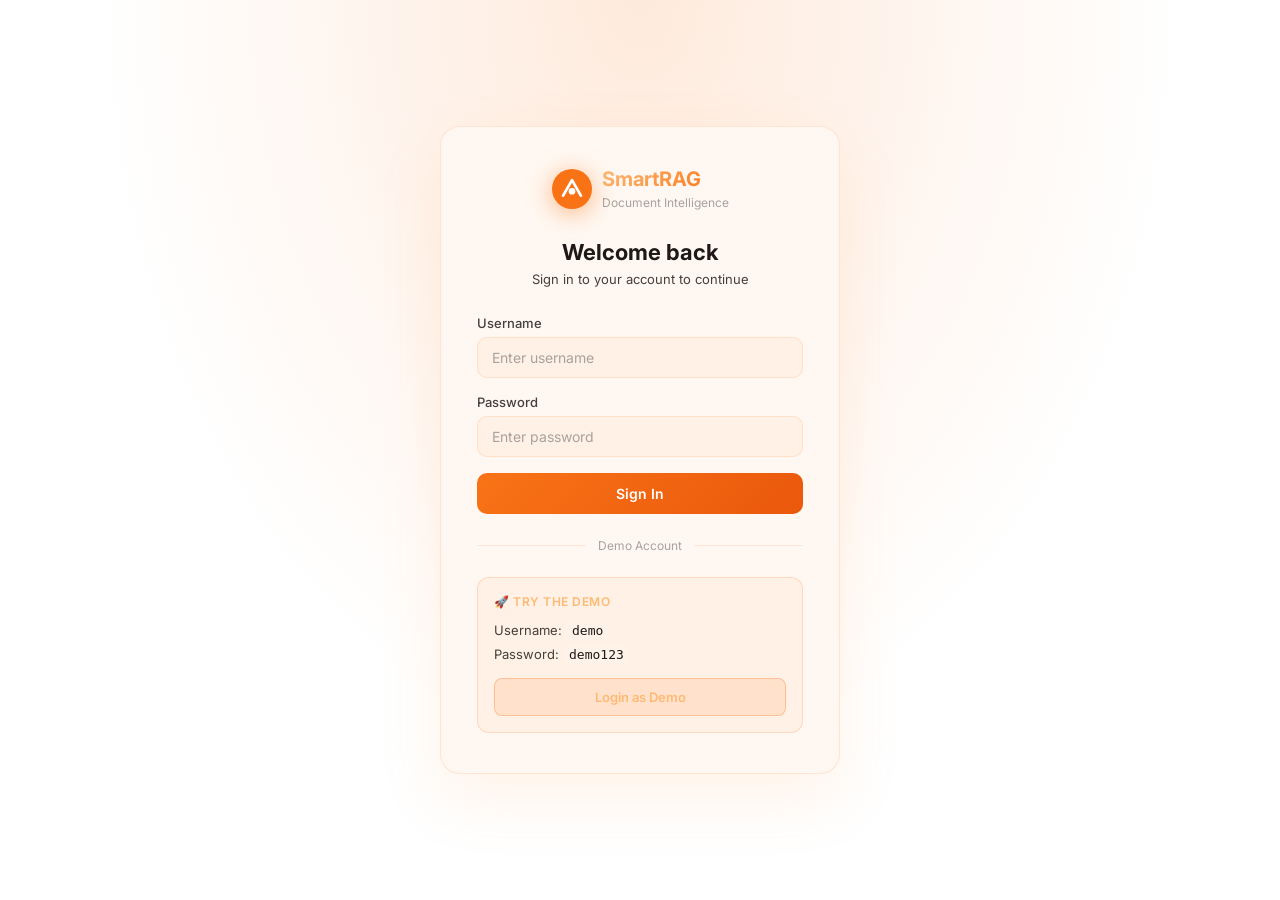
<file: rag_app/frontend/login.html>
<!DOCTYPE html>
<html lang="en">
<head>
<meta charset="UTF-8" />
<meta name="viewport" content="width=device-width, initial-scale=1.0" />
<title>SmartRAG — Login</title>
<link rel="preconnect" href="https://fonts.googleapis.com">
<link href="https://fonts.googleapis.com/css2?family=Inter:wght@300;400;500;600;700&display=swap" rel="stylesheet">
<style>
*, *::before, *::after { box-sizing: border-box; margin: 0; padding: 0; }
:root {
  --bg-base: #FFFFFF; --bg-surface: #FFF8F2; --bg-elevated: #FFF1E6;
  --bg-border: rgba(251,146,60,0.18);
  --purple: #FB923C; --purple-light: #F97316; --indigo: #FDBA74;
  --text-primary: #1C1917; --text-secondary: #44403C; --text-muted: #A8A29E;
  --green: #10B981; --red: #EF4444;
  --font: 'Inter', system-ui, sans-serif;
}
html, body { height: 100%; font-family: var(--font); background: var(--bg-base); color: var(--text-primary); -webkit-font-smoothing: antialiased; }

.login-shell {
  min-height: 100vh;
  display: flex;
  align-items: center;
  justify-content: center;
  padding: 24px;
  background: radial-gradient(ellipse at 50% 0%, rgba(249,115,22,0.15) 0%, transparent 60%);
}

.login-card {
  width: 100%;
  max-width: 400px;
  background: var(--bg-surface);
  border: 1px solid var(--bg-border);
  border-radius: 20px;
  padding: 40px 36px;
  box-shadow: 0 24px 64px rgba(251,146,60,0.12);
}

.login-logo {
  display: flex;
  align-items: center;
  gap: 10px;
  margin-bottom: 28px;
  justify-content: center;
}

.login-logo svg { width: 40px; height: 40px; filter: drop-shadow(0 4px 12px rgba(249,115,22,0.5)); }

.login-logo-text h1 {
  font-size: 20px; font-weight: 700;
  background: linear-gradient(135deg, #FDBA74, #F97316);
  -webkit-background-clip: text; -webkit-text-fill-color: transparent; background-clip: text;
}
.login-logo-text span { font-size: 12px; color: var(--text-muted); }

.login-title { font-size: 22px; font-weight: 700; text-align: center; margin-bottom: 6px; }
.login-sub { font-size: 13px; color: var(--text-secondary); text-align: center; margin-bottom: 28px; }

.form-group { margin-bottom: 16px; }
.form-label { display: block; font-size: 13px; font-weight: 500; color: var(--text-secondary); margin-bottom: 6px; }

.form-input {
  width: 100%;
  padding: 11px 14px;
  background: var(--bg-elevated);
  border: 1px solid var(--bg-border);
  border-radius: 10px;
  color: var(--text-primary);
  font-family: var(--font);
  font-size: 14px;
  outline: none;
  transition: border-color 0.2s, box-shadow 0.2s;
}
.form-input:focus {
  border-color: rgba(249,115,22,0.5);
  box-shadow: 0 0 0 3px rgba(249,115,22,0.1);
}
.form-input::placeholder { color: var(--text-muted); }

.btn-login {
  width: 100%;
  padding: 12px;
  background: linear-gradient(135deg, #F97316, #EA580C);
  border: none;
  border-radius: 10px;
  color: #fff;
  font-size: 14px;
  font-weight: 600;
  cursor: pointer;
  font-family: var(--font);
  transition: all 0.2s;
  display: flex;
  align-items: center;
  justify-content: center;
  gap: 8px;
  margin-top: 8px;
}
.btn-login:hover:not(:disabled) { transform: translateY(-1px); box-shadow: 0 6px 20px rgba(249,115,22,0.4); }
.btn-login:disabled { opacity: 0.5; cursor: not-allowed; }

.divider {
  display: flex; align-items: center; gap: 12px;
  margin: 24px 0;
  color: var(--text-muted); font-size: 12px;
}
.divider::before, .divider::after {
  content: ''; flex: 1; height: 1px; background: var(--bg-border);
}

.demo-card {
  background: var(--bg-elevated);
  border: 1px solid rgba(249,115,22,0.2);
  border-radius: 12px;
  padding: 16px;
}
.demo-title { font-size: 12px; font-weight: 600; color: #FDBA74; margin-bottom: 10px; text-transform: uppercase; letter-spacing: 0.5px; }
.demo-creds { font-size: 13px; color: var(--text-secondary); margin-bottom: 12px; line-height: 1.8; }
.demo-creds code { background: rgba(255,255,255,0.06); padding: 1px 6px; border-radius: 4px; font-family: monospace; color: var(--text-primary); }

.btn-demo {
  width: 100%;
  padding: 10px;
  background: rgba(249,115,22,0.12);
  border: 1px solid rgba(249,115,22,0.3);
  border-radius: 8px;
  color: #FDBA74;
  font-size: 13px;
  font-weight: 600;
  cursor: pointer;
  font-family: var(--font);
  transition: all 0.2s;
}
.btn-demo:hover { background: rgba(249,115,22,0.2); border-color: rgba(249,115,22,0.5); }

.error-msg {
  background: rgba(239,68,68,0.1);
  border: 1px solid rgba(239,68,68,0.25);
  border-radius: 8px;
  padding: 10px 14px;
  font-size: 13px;
  color: var(--red);
  margin-bottom: 16px;
  display: none;
}
.error-msg.show { display: block; }

.spinner {
  width: 16px; height: 16px;
  border: 2px solid rgba(255,255,255,0.3);
  border-top-color: #fff;
  border-radius: 50%;
  animation: spin 0.7s linear infinite;
  display: none;
}
.spinner.show { display: inline-block; }
@keyframes spin { to { transform: rotate(360deg); } }
</style>
</head>
<body>
<div class="login-shell">
  <div class="login-card">
    <div class="login-logo">
      <svg viewBox="0 0 36 36" fill="none">
        <circle cx="18" cy="18" r="18" fill="url(#lg1)"/>
        <path d="M10 24L18 10L26 24" stroke="#fff" stroke-width="2.5" stroke-linecap="round" stroke-linejoin="round"/>
        <circle cx="18" cy="20" r="3" fill="#fff"/>
        <defs>
          <linearGradient id="lg1" x1="0" y1="0" x2="36" y2="36">
            <stop stop-color="#F97316"/><stop offset="1" stop-color="#EA580C"/>
          </linearGradient>
        </defs>
      </svg>
      <div class="login-logo-text">
        <h1>SmartRAG</h1>
        <span>Document Intelligence</span>
      </div>
    </div>

    <h2 class="login-title">Welcome back</h2>
    <p class="login-sub">Sign in to your account to continue</p>

    <div class="error-msg" id="error-msg"></div>

    <form id="login-form">
      <div class="form-group">
        <label class="form-label" for="username">Username</label>
        <input class="form-input" type="text" id="username" placeholder="Enter username" autocomplete="username" required />
      </div>
      <div class="form-group">
        <label class="form-label" for="password">Password</label>
        <input class="form-input" type="password" id="password" placeholder="Enter password" autocomplete="current-password" required />
      </div>
      <button type="submit" class="btn-login" id="login-btn">
        <span class="spinner" id="login-spinner"></span>
        <span id="login-btn-text">Sign In</span>
      </button>
    </form>

    <div class="divider">Demo Account</div>

    <div class="demo-card">
      <div class="demo-title">🚀 Try the Demo</div>
      <div class="demo-creds">
        Username: <code>demo</code><br>
        Password: <code>demo123</code>
      </div>
      <button class="btn-demo" id="demo-btn">Login as Demo</button>
    </div>
  </div>
</div>

<script>
const API_BASE = window.location.port === '3000'
  ? `${window.location.protocol}//${window.location.hostname}:8003`
  : window.location.origin;

async function doLogin(username, password) {
  const btn = document.getElementById('login-btn');
  const spinner = document.getElementById('login-spinner');
  const btnText = document.getElementById('login-btn-text');
  const errorMsg = document.getElementById('error-msg');

  btn.disabled = true;
  spinner.classList.add('show');
  btnText.textContent = 'Signing in…';
  errorMsg.classList.remove('show');

  try {
    const resp = await fetch(`${API_BASE}/auth/login`, {
      method: 'POST',
      headers: { 'Content-Type': 'application/json' },
      body: JSON.stringify({ username, password }),
    });

    if (resp.ok) {
      const data = await resp.json();
      localStorage.setItem('token', data.access_token);
      localStorage.setItem('user', JSON.stringify(data.user));
      localStorage.setItem('session_id', data.session_id);
      window.location.href = '/';
    } else {
      const err = await resp.json().catch(() => ({ detail: 'Login failed' }));
      errorMsg.textContent = err.detail || 'Invalid credentials';
      errorMsg.classList.add('show');
    }
  } catch {
    errorMsg.textContent = 'Connection error. Is the server running?';
    errorMsg.classList.add('show');
  } finally {
    btn.disabled = false;
    spinner.classList.remove('show');
    btnText.textContent = 'Sign In';
  }
}

document.getElementById('login-form').addEventListener('submit', e => {
  e.preventDefault();
  const username = document.getElementById('username').value.trim();
  const password = document.getElementById('password').value;
  if (username && password) doLogin(username, password);
});

document.getElementById('demo-btn').addEventListener('click', () => {
  document.getElementById('username').value = 'demo';
  document.getElementById('password').value = 'demo123';
  doLogin('demo', 'demo123');
});
</script>
</body>
</html>
</file>
